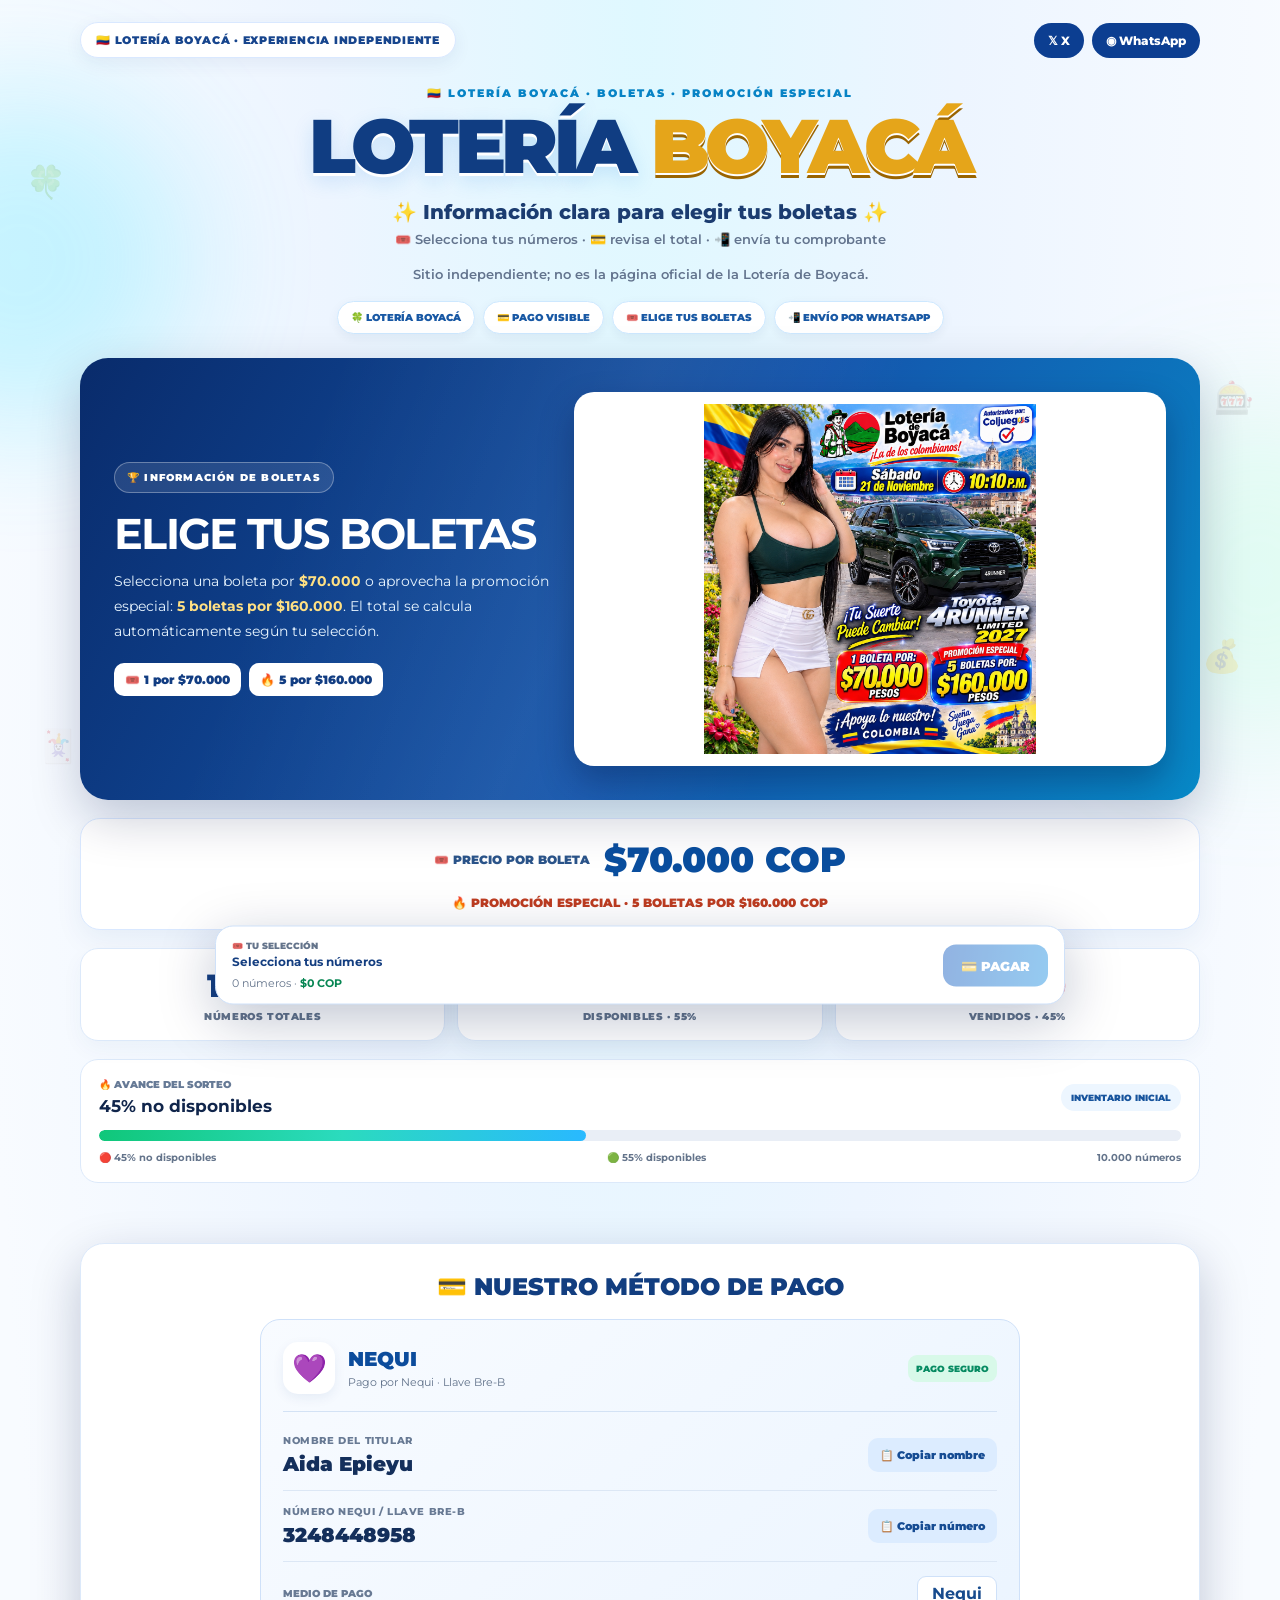
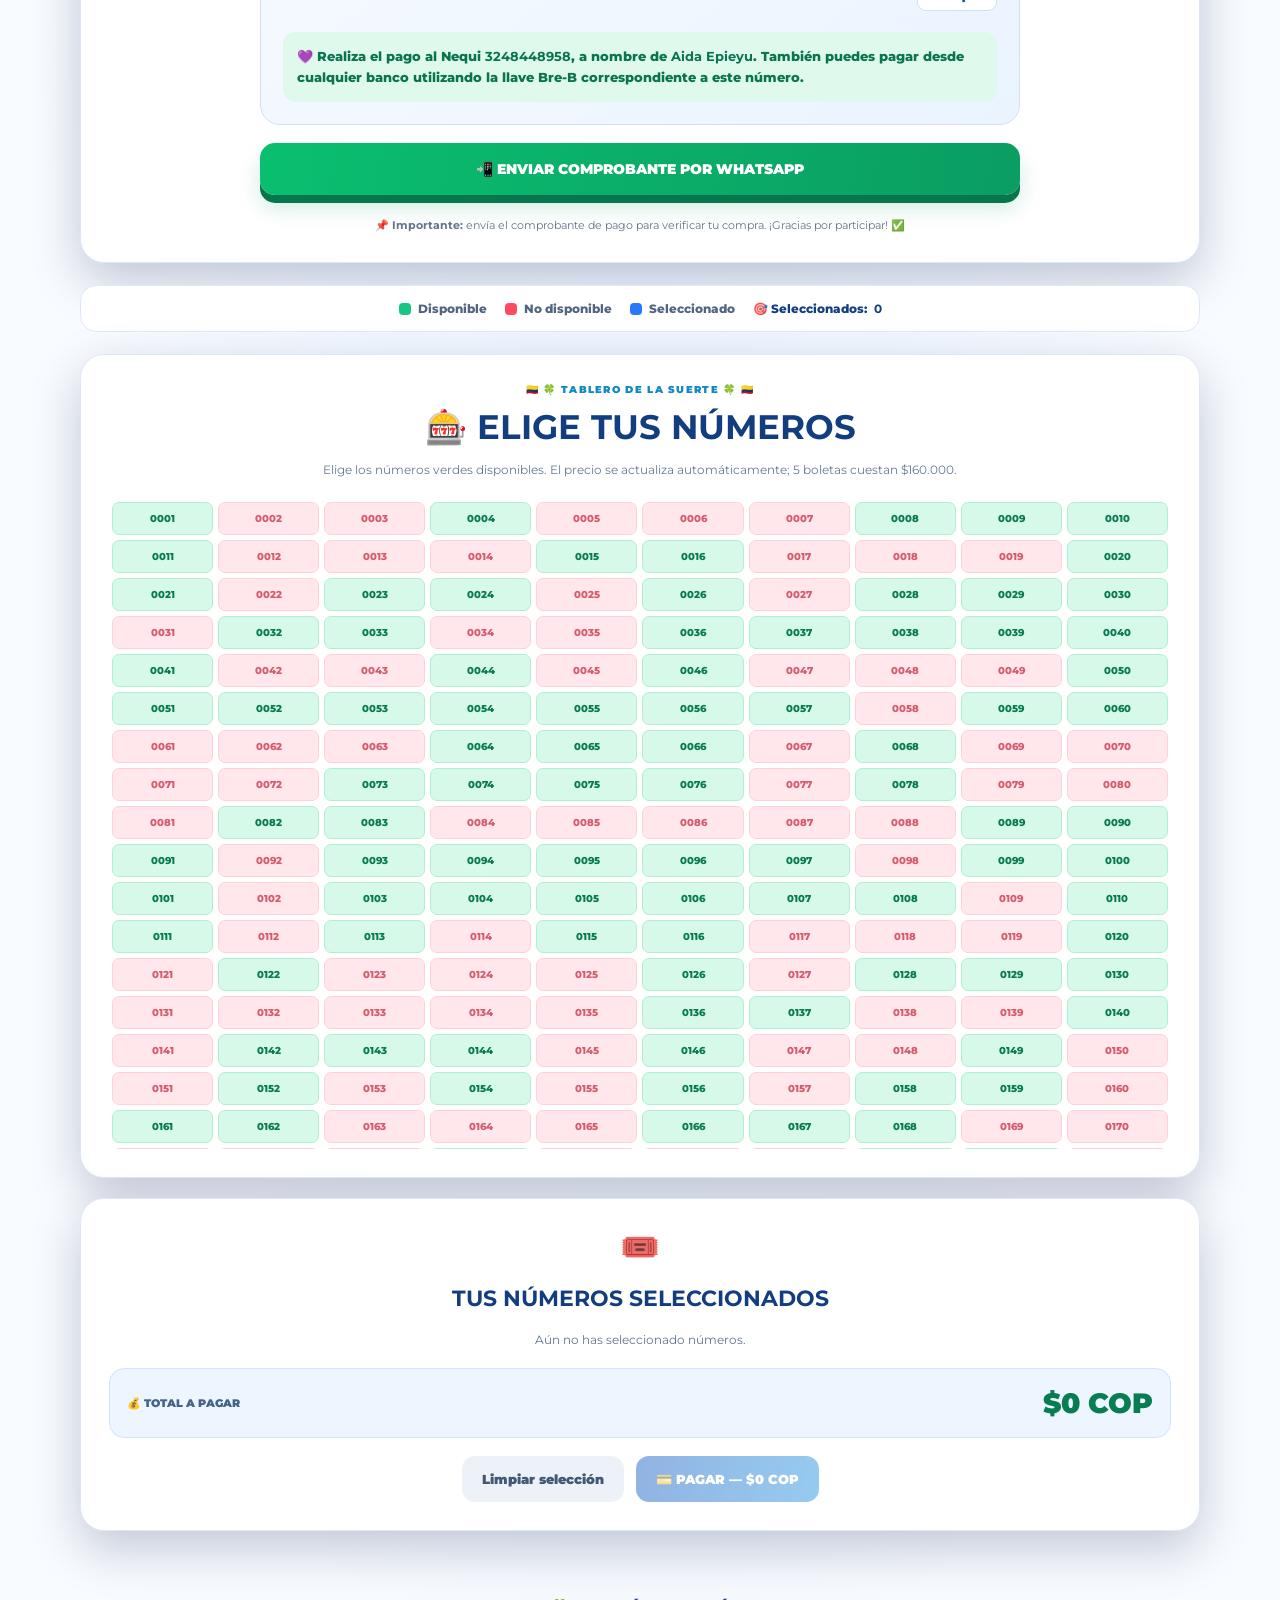
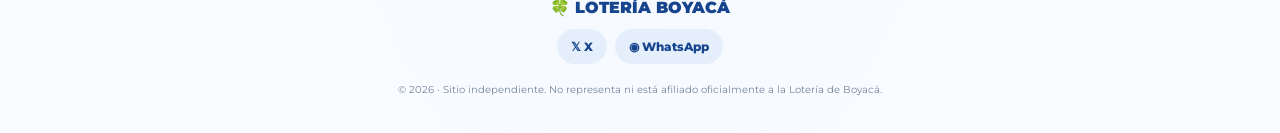
<file: index.html>
<!DOCTYPE html>
<html lang="es">
<head>
  <meta charset="UTF-8">
  <meta name="viewport" content="width=device-width, initial-scale=1.0">
  <meta name="theme-color" content="#071a44">
  <title>Lotería Boyacá | Selección de boletas</title>
  <meta name="description" content="Elige tus números, consulta el total automáticamente y revisa los datos de pago antes de enviar tu comprobante.">
  <meta property="og:type" content="website">
  <meta property="og:title" content="Lotería Boyacá | Promoción especial">
  <meta property="og:description" content="🎟️ Una boleta por $70.000 o promoción especial de 5 boletas por $160.000.">
  <meta property="og:image" content="https://anonimo0122.github.io/Loteria-De-Boyacaa/premio.jpg">
  <meta property="og:image:secure_url" content="https://anonimo0122.github.io/Loteria-De-Boyacaa/premio.jpg">
  <meta property="og:image:alt" content="Premio principal de la rifa">
  <meta property="og:image:type" content="image/jpeg">
  <meta property="og:image:width" content="1200">
  <meta property="og:image:height" content="630">
  <meta property="og:url" content="https://anonimo0122.github.io/Loteria-De-Boyacaa/">
  <meta name="twitter:card" content="summary_large_image">
  <meta name="twitter:title" content="Lotería Boyacá | Promoción especial">
  <meta name="twitter:description" content="🍀 Conoce la promoción, elige tus números y revisa las condiciones de participación. Consulta los números disponibles.">
  <meta name="twitter:image" content="https://anonimo0122.github.io/Loteria-De-Boyacaa/premio.jpg">
  <meta name="twitter:image:alt" content="Premio principal de la Lotería Boyacá">

  <link rel="preconnect" href="https://fonts.googleapis.com">
  <link rel="preconnect" href="https://fonts.gstatic.com" crossorigin>
  <link href="https://fonts.googleapis.com/css2?family=Montserrat:wght@500;600;700;800;900&display=swap" rel="stylesheet">
  <link rel="stylesheet" href="style.css">
</head>
<body>
  <div class="casino-glow glow-one"></div>
  <div class="casino-glow glow-two"></div>
  <div class="floating-decor decor-one">🍀</div>
  <div class="floating-decor decor-two">🎰</div>
  <div class="floating-decor decor-three">🃏</div>
  <div class="floating-decor decor-four">💰</div>

  <header class="hero">
    <div class="brandbar">
      <div class="top-badge"><span>🇨🇴</span> LOTERÍA BOYACÁ · EXPERIENCIA INDEPENDIENTE</div>
      <div class="socials">
        <a href="https://x.com/" target="_blank" rel="noopener" aria-label="X">𝕏 <span>X</span></a>
        <a href="https://wa.me/573137813110" target="_blank" rel="noopener" aria-label="WhatsApp">◉ <span>WhatsApp</span></a>
      </div>
    </div>
    <div class="country-label">🇨🇴 LOTERÍA BOYACÁ · BOLETAS · PROMOCIÓN ESPECIAL</div>

    <h1>LOTERÍA <span>BOYACÁ</span></h1>
    <p class="hero-subtitle">✨ Información clara para elegir tus boletas ✨</p>
    <p class="tagline">🎟️ Selecciona tus números · 💳 revisa el total · 📲 envía tu comprobante</p>
    <p class="tagline">Sitio independiente; no es la página oficial de la Lotería de Boyacá.</p>

    <div class="trust-row">
      <span>🍀 LOTERÍA BOYACÁ</span>
      <span>💳 PAGO VISIBLE</span>
      <span>🎟️ ELIGE TUS BOLETAS</span>
      <span>📲 ENVÍO POR WHATSAPP</span>
    </div>

    <div class="prize-card">
      <div class="prize-copy">
        <div class="mini-label">🏆 INFORMACIÓN DE BOLETAS</div>
        <h2>ELIGE TUS BOLETAS</h2>
        <p>Selecciona una boleta por <strong>$70.000</strong> o aprovecha la promoción especial: <strong>5 boletas por $160.000</strong>. El total se calcula automáticamente según tu selección.</p>
        <div class="lucky-pills">
          <span>🎟️ 1 por $70.000</span>
          <span>🔥 5 por $160.000</span>
        </div>
      </div>
      <div class="prize-photo">
        <div class="photo-placeholder">
          <img class="prize-image" src="premio.jpg" alt="Foto del premio"
               onerror="this.style.display='none';this.nextElementSibling.style.display='block';">
          <div class="photo-fallback">
            <span>🚙</span>
            <b>AQUÍ VA LA FOTO<br>DEL PREMIO</b>
            <small>La foto está en la misma carpeta que index.html</small>
          </div>
        </div>
      </div>
    </div>
    <div class="single-price-card"><span>🎟️ PRECIO POR BOLETA</span><strong>$70.000 COP</strong><small>🔥 PROMOCIÓN ESPECIAL · 5 BOLETAS POR $160.000 COP</small></div>

    <div class="stats">
      <div class="total-stat"><strong>10.000</strong><span>NÚMEROS TOTALES</span></div>
      <div class="available-stat"><strong id="availableCount">5.500</strong><span>DISPONIBLES · 55%</span></div>
      <div class="blocked-stat"><strong id="blockedCount">4.500</strong><span>VENDIDOS · 45%</span></div>
    </div>
    <div class="progress-card">
      <div class="progress-head">
        <div><span class="eyebrow">🔥 AVANCE DEL SORTEO</span><strong><span id="progressPercent">45</span>% no disponibles</strong></div>
        <span class="progress-chip">INVENTARIO INICIAL</span>
      </div>
      <div class="progress-track"><div class="progress-fill" id="progressFill" style="width:45%"></div></div>
      <div class="progress-labels"><span>🔴 45% no disponibles</span><span>🟢 55% disponibles</span><span>10.000 números</span></div>
    </div>
  </header>

  <main>
    <section class="payment-box">
      <div class="payment-title">💳 NUESTRO MÉTODO DE PAGO</div>
      <div class="bank-card">
        <div class="bank-heading"><span class="bank-logo">💜</span><div><strong>NEQUI</strong><small>Pago por Nequi · Llave Bre-B</small></div><span class="secure-tag">PAGO SEGURO</span></div>
        <div class="bank-detail"><div><small>NOMBRE DEL TITULAR</small><strong id="bankName">Aida Epieyu</strong></div><button class="copy-btn" data-copy="bankName">📋 Copiar nombre</button></div>
        <div class="bank-detail account-detail"><div><small>NÚMERO NEQUI / LLAVE BRE-B</small><strong id="bankNumber">3248448958</strong></div><button class="copy-btn" data-copy="bankNumber">📋 Copiar número</button></div>
        <div class="account-type"><span>MEDIO DE PAGO</span><strong>Nequi</strong></div>
        <p class="bre-note">💜 Realiza el pago al Nequi <strong>3248448958</strong>, a nombre de <strong>Aida Epieyu</strong>. También puedes pagar desde cualquier banco utilizando la llave Bre-B correspondiente a este número.</p>
      </div>
      <button class="whatsapp-btn" id="whatsappBtn">📲 ENVIAR COMPROBANTE POR WHATSAPP</button>
      <p class="edit-note">📌 <b>Importante:</b> envía el comprobante de pago para verificar tu compra. ¡Gracias por participar! ✅</p>
    </section>

    <section class="legend">
      <div><span class="dot available"></span> Disponible</div>
      <div><span class="dot unavailable"></span> No disponible</div>
      <div><span class="dot selected-dot"></span> Seleccionado</div>
      <div class="selected-info">🎯 Seleccionados: <b id="selectedCount">0</b></div>
    </section>

    <section class="number-panel">
      <div class="panel-title">
        <div class="panel-kicker">🇨🇴 🍀 TABLERO DE LA SUERTE 🍀 🇨🇴</div>
        <h2>🎰 ELIGE TUS NÚMEROS</h2>
        <p>Elige los números verdes disponibles. El precio se actualiza automáticamente; 5 boletas cuestan $160.000.</p>
      </div>
      <div id="numbers" class="numbers-grid"></div>
    </section>

    <section class="purchase">
      <div class="ticket-icon">🎟️</div>
      <h2>TUS NÚMEROS SELECCIONADOS</h2>
      <p id="selectedText">Aún no has seleccionado números.</p>

      <div class="price-summary" id="priceSummary">
        <span>💰 TOTAL A PAGAR</span>
        <strong id="totalPrice">$0 COP</strong>
      </div>

      <button id="clearBtn" class="secondary">Limpiar selección</button>
      <button id="reserveBtn" class="primary" disabled>💳 PAGAR — $0 COP</button>
      
    </section>
  </main>

  <aside class="sticky-checkout" id="stickyCheckout" aria-live="polite">
    <div class="sticky-info">
      <span class="sticky-kicker">🎟️ TU SELECCIÓN</span>
      <strong id="stickyNumbers">Selecciona tus números</strong>
      <small><span id="stickyCount">0</span> números · <b id="stickyTotal">$0 COP</b></small>
    </div>
    <button class="primary sticky-pay" id="stickyPayBtn" type="button" disabled>💳 PAGAR</button>
  </aside>

  <div class="payment-modal" id="paymentModal" aria-hidden="true">
    <div class="payment-modal-backdrop" id="paymentModalBackdrop"></div>
    <div class="payment-modal-card" role="dialog" aria-modal="true" aria-labelledby="paymentModalTitle">
      <button class="modal-close" id="closePaymentModal" aria-label="Cerrar">×</button>
      <div class="modal-icon">💳</div>
      <h2 id="paymentModalTitle">REALIZA TU PAGO</h2>
      <p class="modal-subtitle">Confirma tus números y realiza el pago al Nequi indicado. También puedes pagar desde cualquier banco por medio de la llave Bre-B.</p>

      <div class="modal-order">
        <div><span>NÚMEROS</span><strong id="modalNumbers">—</strong></div>
        <div><span>CANTIDAD</span><strong id="modalCount">0</strong></div>
        <div class="modal-total"><span>TOTAL A PAGAR</span><strong id="modalTotal">$0 COP</strong></div>
      </div>

      <div class="modal-nequi bank-modal-detail"><span class="nequi-icon">💜</span><div><small>NEQUI · NÚMERO / LLAVE BRE-B</small><strong>3248448958</strong><small>Aida Epieyu</small></div></div>

      <div class="payment-steps">
        <p>1️⃣ Envía el valor exacto mostrado arriba.</p>
        <p>2️⃣ Guarda el comprobante de pago.</p>
        <p>3️⃣ Pulsa el botón y envíalo por WhatsApp.</p>
      </div>

      <button class="whatsapp-btn modal-whatsapp" id="modalWhatsappBtn">📲 ENVIAR COMPROBANTE POR WHATSAPP</button>
      <p class="modal-note">El botón de WhatsApp abre un mensaje con tus números y el valor total para facilitar el envío del comprobante.</p>
    </div>
  </div>

<footer>
      <div class="footer-brand">🍀 LOTERÍA BOYACÁ</div>
      <div class="footer-links">
        <a href="https://x.com/" target="_blank" rel="noopener">𝕏 X</a>
        <a href="https://wa.me/573137813110" target="_blank" rel="noopener">◉ WhatsApp</a>
      </div>
      <small>© 2026 · Sitio independiente. No representa ni está afiliado oficialmente a la Lotería de Boyacá.</small>
    </footer>

  <script src="script.js"></script>
</body>
</html>
</file>
<file: style.css>
@import url('https://fonts.googleapis.com/css2?family=Montserrat:wght@400;500;600;700;800;900&display=swap');
:root{--navy:#071a44;--blue:#0c3e91;--cyan:#25d9ff;--gold:#ffd56a;--green:#16c784;--red:#ff4b61;--ink:#10254b;--muted:#65748b;--white:#fff;--shadow:0 18px 50px rgba(0,18,66,.22)}
*{box-sizing:border-box}html{scroll-behavior:smooth}body{margin:0;font-family:Montserrat,Arial,sans-serif;color:var(--ink);background:radial-gradient(ellipse at top,#dff8ff 0,#edf5ff 35%,#f8fbff 75%);overflow-x:hidden}.casino-glow,.floating-decor{position:fixed;pointer-events:none;z-index:-1}.casino-glow{width:340px;height:340px;border-radius:50%;filter:blur(65px);opacity:.25}.glow-one{background:#35dfff;top:10%;left:-150px}.glow-two{background:#a3ffcf;right:-150px;top:45%}.floating-decor{font-size:32px;opacity:.18}.decor-one{top:18%;left:2%}.decor-two{top:42%;right:2%}.decor-three{bottom:15%;left:3%}.decor-four{bottom:25%;right:3%}.hero,main,footer{width:min(1120px,calc(100% - 30px));margin:auto}.hero{padding:22px 0 18px}.brandbar{display:flex;justify-content:space-between;align-items:center;gap:12px}.top-badge{background:#fff;border:1px solid #d9e8ff;border-radius:99px;padding:10px 15px;color:#17458d;font-size:11px;font-weight:900;letter-spacing:.07em;box-shadow:0 5px 18px #163c7812}.socials,.footer-links{display:flex;gap:8px}.socials a,.footer-links a{color:#fff;text-decoration:none;background:var(--blue);border-radius:30px;padding:10px 14px;font-size:12px;font-weight:800}.country-label{text-align:center;margin:28px 0 8px;color:#0783c5;font-size:11px;font-weight:900;letter-spacing:.18em}h1{text-align:center;font-size:clamp(38px,7vw,76px);line-height:1;margin:0;font-weight:900;letter-spacing:-.06em;color:#103d82;text-shadow:0 3px 0 #fff,0 7px 20px #177edb2b}h1 span{color:#e5a51a;text-shadow:0 2px 0 #fff,0 5px 0 #9a6400}.hero-subtitle{text-align:center;color:#1b3c70;font-size:clamp(14px,2vw,20px);font-weight:800;margin:16px 0 7px}.tagline{text-align:center;color:#63748e;font-size:13px;font-weight:600;margin:0 0 19px}.trust-row{display:flex;justify-content:center;flex-wrap:wrap;gap:8px;margin:18px 0 24px}.trust-row span{border:1px solid #cde8ff;background:#fff;border-radius:30px;padding:9px 13px;font-size:10px;font-weight:900;color:#1858a4;box-shadow:0 4px 12px #163d7010}.prize-card{display:grid;grid-template-columns: .85fr 1.15fr;gap:22px;align-items:center;background:linear-gradient(120deg,#092b6b,#1456ad 55%,#0789c7);border-radius:28px;padding:clamp(18px,3vw,34px);color:#fff;box-shadow:var(--shadow);position:relative;overflow:hidden}.prize-card:before{content:"";position:absolute;inset:0;background:linear-gradient(110deg,transparent 20%,#ffffff10 45%,transparent 65%);pointer-events:none}.prize-copy,.prize-photo{position:relative;z-index:1}.mini-label{display:inline-block;background:#ffffff1c;border:1px solid #ffffff50;padding:8px 12px;border-radius:20px;font-size:10px;letter-spacing:.12em;font-weight:900}.prize-copy h2{font-size:clamp(25px,4vw,43px);line-height:1.06;margin:18px 0 12px;letter-spacing:-.04em}.prize-copy p{font-size:14px;line-height:1.8;color:#e8f5ff;margin:0}.prize-copy p strong{color:#ffe083}.lucky-pills{display:flex;gap:8px;flex-wrap:wrap;margin-top:18px}.lucky-pills span{background:#fff;color:#123d82;border-radius:10px;padding:9px 11px;font-weight:900;font-size:12px}.photo-placeholder{background:#fff;border:4px solid #ffffff9c;border-radius:20px;padding:8px;box-shadow:0 15px 35px #00133c55}.prize-image{display:block;width:100%;height:auto;max-height:350px;object-fit:contain;border-radius:13px}.photo-fallback{display:none;text-align:center;color:#17458d;padding:45px 10px}.photo-fallback span{font-size:45px;display:block}.photo-fallback b{display:block}.single-price-card{margin:18px 0;background:#fff;border:1px solid #d9e8ff;border-radius:20px;padding:19px;text-align:center;box-shadow:0 10px 28px #0a3a8010;display:flex;align-items:center;justify-content:center;gap:14px;flex-wrap:wrap}.single-price-card span{font-size:12px;font-weight:900;color:#2b548a}.single-price-card strong{font-size:clamp(24px,4vw,35px);color:#0a4e9e;font-weight:900}.single-price-card small{display:block;width:100%;color:#bd3c20;font-weight:900;font-size:12px}.stats{display:grid;grid-template-columns:repeat(3,1fr);gap:12px;margin:18px 0}.stats>div{background:#fff;border:1px solid #dce9fa;border-radius:18px;padding:17px 10px;text-align:center;box-shadow:0 8px 22px #123e700b}.stats strong{display:block;font-size:clamp(23px,4vw,32px);font-weight:900;color:#143e80}.stats span{display:block;font-size:10px;font-weight:900;letter-spacing:.06em;color:#64748b;margin-top:5px}.available-stat strong{color:#079e6a}.blocked-stat strong{color:#e8465d}.progress-card{background:#fff;border:1px solid #dce9fa;border-radius:18px;padding:18px;margin-bottom:22px}.progress-head{display:flex;align-items:center;justify-content:space-between;gap:12px}.eyebrow{display:block;font-size:10px;font-weight:900;color:#667a96;margin-bottom:5px}.progress-head strong{font-size:17px}.progress-chip{font-size:9px;font-weight:900;background:#edf6ff;color:#17549d;padding:8px 10px;border-radius:20px}.progress-track{height:11px;border-radius:20px;background:#e9eef6;overflow:hidden;margin:14px 0 10px}.progress-fill{height:100%;border-radius:20px;background:linear-gradient(90deg,#10c77a,#2bdbbe,#29b9ff);transition:width .3s}.progress-labels{display:flex;justify-content:space-between;gap:8px;font-size:10px;color:#64748b;font-weight:700}main{padding-bottom:35px}.payment-box,.number-panel,.purchase{background:#fff;border:1px solid #dce9fa;border-radius:24px;padding:clamp(18px,3vw,28px);box-shadow:var(--shadow);margin:20px 0}.payment-title{text-align:center;font-size:clamp(18px,3vw,24px);font-weight:900;color:#123e80;margin-bottom:18px}.bank-card{max-width:760px;margin:auto;background:linear-gradient(140deg,#f8fbff,#eaf4ff);border:1px solid #cfe1f9;border-radius:20px;padding:22px}.bank-heading{display:flex;align-items:center;gap:13px;border-bottom:1px solid #d3e2f5;padding-bottom:17px;margin-bottom:8px}.bank-logo{display:grid;place-items:center;width:52px;height:52px;border-radius:15px;background:#fff;font-size:28px;box-shadow:0 4px 12px #0a367f12}.bank-heading>div{flex:1}.bank-heading strong{display:block;font-size:20px;font-weight:900;color:#0c4c9c}.bank-heading small{display:block;font-size:11px;color:#61728a;margin-top:4px}.secure-tag{font-size:9px;font-weight:900;color:#078b62;background:#d8f9e9;padding:8px;border-radius:9px}.bank-detail{display:flex;justify-content:space-between;align-items:center;gap:12px;padding:14px 0;border-bottom:1px solid #dce7f5}.bank-detail small{display:block;color:#687a94;font-size:10px;font-weight:800;letter-spacing:.06em;margin-bottom:5px}.bank-detail strong{font-size:clamp(15px,2.5vw,20px);font-weight:900;color:#142f5b;overflow-wrap:anywhere}.copy-btn{border:0;border-radius:10px;padding:10px 12px;background:#dcecff;color:#164c93;font-family:inherit;font-size:11px;font-weight:900;cursor:pointer;white-space:nowrap}.copy-btn.copied{background:#d7f8e8;color:#078653}.account-type{display:flex;justify-content:space-between;align-items:center;padding:14px 0}.account-type span{font-size:10px;font-weight:900;color:#687a94}.account-type strong{background:#fff;border:1px solid #cfe1f9;padding:7px 14px;border-radius:9px;color:#174b8d}.bre-note{margin:7px 0 0;padding:14px;background:#e0f9ed;color:#08754f;border-radius:12px;line-height:1.6;font-size:13px;font-weight:800}.whatsapp-btn{display:block;width:min(760px,100%);margin:18px auto 0;border:0;border-radius:15px;padding:17px;background:linear-gradient(100deg,#0abf70,#0b9d62);color:#fff;font-family:inherit;font-size:14px;font-weight:900;box-shadow:0 8px 0 #08764c,0 13px 22px #0a9b6030;cursor:pointer;transition:transform .15s}.whatsapp-btn:hover{transform:translateY(-2px)}.edit-note{text-align:center;color:#64748b;font-size:11px;line-height:1.6;margin:22px auto 0;max-width:720px}.legend{display:flex;align-items:center;justify-content:center;flex-wrap:wrap;gap:18px;background:#fff;border:1px solid #dce9fa;border-radius:16px;padding:15px;margin:22px 0;font-size:12px;font-weight:800;color:#516581}.legend>div{display:flex;align-items:center;gap:7px}.dot{width:12px;height:12px;border-radius:4px}.dot.available{background:#16c784}.dot.unavailable{background:#ff4b61}.dot.selected-dot{background:#2979ff}.selected-info{color:#123e80!important}.panel-title{text-align:center;margin-bottom:20px}.panel-kicker{font-size:10px;letter-spacing:.13em;color:#1389c3;font-weight:900}.panel-title h2{font-size:clamp(23px,4vw,34px);color:#123e80;margin:10px 0}.panel-title p{color:#667a94;font-size:12px;line-height:1.6}.numbers-grid{display:grid;grid-template-columns:repeat(10,minmax(0,1fr));gap:5px;max-height:650px;overflow:auto;padding:3px}.number{min-width:0;border:1px solid transparent;border-radius:7px;padding:9px 0;font-family:inherit;font-size:10px;font-weight:800;cursor:pointer;transition:transform .12s,box-shadow .12s}.number.available{background:#d7f9e9;border-color:#b2efd2;color:#087b50}.number.available:hover{transform:translateY(-2px);box-shadow:0 4px 12px #0d986633}.number.unavailable{background:#ffe2e6;border-color:#ffc5ce;color:#cb334b;cursor:not-allowed;opacity:.8}.number.selected{background:#1768df;border-color:#0b4cb1;color:#fff;box-shadow:0 0 0 2px #b6d8ff,0 5px 12px #1254b955}.purchase{text-align:center}.ticket-icon{font-size:32px}.purchase h2{font-size:22px;color:#123e80}.purchase>p{font-size:12px;color:#62758f;line-height:1.7;overflow-wrap:anywhere}.price-summary{display:flex;align-items:center;justify-content:space-between;gap:15px;background:#edf6ff;border:1px solid #cfe4ff;border-radius:15px;padding:17px;margin:18px 0}.price-summary span{font-size:11px;font-weight:900;color:#456487}.price-summary strong{font-size:clamp(20px,4vw,28px);color:#087c53;font-weight:900}.primary,.secondary{border:0;border-radius:13px;padding:15px 20px;font-family:inherit;font-size:13px;font-weight:900;cursor:pointer}.primary{background:linear-gradient(100deg,#0d56bd,#168ce0);color:#fff;box-shadow:0 6px 0 #0a3e88}.primary:disabled{opacity:.45;cursor:not-allowed;box-shadow:none}.secondary{background:#edf2f9;color:#425875;margin-right:8px}.sticky-checkout{position:fixed;left:50%;bottom:14px;transform:translate(-50%,150%);width:min(850px,calc(100% - 24px));display:flex;align-items:center;justify-content:space-between;gap:15px;padding:13px 16px;background:#fff;border:1px solid #cfe1f9;border-radius:18px;box-shadow:0 15px 55px #00194740;z-index:20;transition:transform .25s}.sticky-checkout.show{transform:translate(-50%,0)}.sticky-info{min-width:0}.sticky-kicker{display:block;font-size:9px;color:#64748b;font-weight:900}.sticky-info strong{display:block;max-width:570px;overflow:hidden;text-overflow:ellipsis;white-space:nowrap;color:#143e80;font-size:12px;margin:3px 0}.sticky-info small{font-size:11px;color:#64748b}.sticky-info small b{color:#078653}.sticky-pay{white-space:nowrap;padding:13px 18px}.payment-modal{display:none;position:fixed;inset:0;z-index:50;align-items:center;justify-content:center;padding:18px}.payment-modal.show{display:flex}.payment-modal-backdrop{position:absolute;inset:0;background:#061633bd;backdrop-filter:blur(6px)}.payment-modal-card{position:relative;z-index:1;background:#fff;width:min(550px,100%);max-height:92vh;overflow:auto;border-radius:25px;padding:28px;box-shadow:0 25px 90px #0005}.modal-close{position:absolute;right:15px;top:12px;border:0;background:#edf3fa;color:#183b70;border-radius:50%;width:35px;height:35px;font-size:25px;cursor:pointer}.modal-icon{text-align:center;font-size:35px}.payment-modal-card h2{text-align:center;color:#123e80;font-size:24px;margin:10px 0}.modal-subtitle{text-align:center;color:#64748b;font-size:12px;line-height:1.6}.modal-order{border:1px solid #dce9fa;border-radius:15px;overflow:hidden;margin:18px 0}.modal-order>div{display:flex;justify-content:space-between;gap:12px;padding:13px 15px;border-bottom:1px solid #e6eef8;font-size:11px}.modal-order>div:last-child{border-bottom:0}.modal-order span{font-weight:800;color:#64748b}.modal-order strong{text-align:right;color:#173d77;overflow-wrap:anywhere}.modal-order .modal-total{background:#edf6ff}.modal-order .modal-total strong{font-size:17px;color:#078653}.bank-modal-detail{display:flex;align-items:center;gap:14px;background:#f1f7ff;border:1px solid #d5e6fb;border-radius:15px;padding:15px}.nequi-icon{font-size:27px}.bank-modal-detail small,.bank-modal-detail strong{display:block}.bank-modal-detail small{font-size:10px;color:#64748b;font-weight:800;margin-bottom:4px}.bank-modal-detail strong{font-size:18px;color:#123e80;margin-bottom:4px}.payment-steps{margin:18px 0}.payment-steps p{font-size:12px;line-height:1.6;color:#506681}.modal-whatsapp{font-size:12px}.modal-note{text-align:center;color:#718198;font-size:10px;line-height:1.6}.modal-open{overflow:hidden}footer{text-align:center;padding:12px 0 35px}.footer-brand{font-weight:900;color:#17458d;font-size:16px;margin-bottom:12px}.footer-links{justify-content:center;margin-bottom:14px}.footer-links a{background:#e5effc;color:#17458d}footer small{color:#77869b;font-size:10px;line-height:1.6}
@media(max-width:700px){.hero,main,footer{width:min(100% - 20px,1120px)}.brandbar{flex-direction:column}.top-badge{font-size:9px}.country-label{margin-top:23px}.prize-card{grid-template-columns:1fr;padding:18px;gap:18px;border-radius:22px}.prize-copy h2{margin-top:12px}.prize-photo{max-width:520px;width:100%;margin:auto}.stats{gap:7px}.stats>div{padding:13px 5px}.stats span{font-size:8px}.progress-labels{font-size:8px}.progress-chip{font-size:8px}.numbers-grid{grid-template-columns:repeat(5,minmax(0,1fr));gap:5px;max-height:540px}.number{font-size:12px;padding:10px 0}.payment-box,.number-panel,.purchase{padding:16px;border-radius:20px}.bank-card{padding:15px}.bank-heading strong{font-size:16px}.secure-tag{font-size:8px}.bank-detail{align-items:flex-start}.copy-btn{font-size:9px;padding:9px}.bank-detail strong{font-size:15px}.price-summary{align-items:flex-start;flex-direction:column;gap:7px}.sticky-checkout{bottom:8px;padding:10px 12px}.sticky-info strong{max-width:48vw;font-size:10px}.sticky-pay{font-size:10px;padding:12px}.secondary,.purchase .primary{width:100%;margin:6px 0}.payment-modal-card{padding:24px 17px}.socials a{padding:9px 12px}}@media(min-width:701px){.numbers-grid{grid-template-columns:repeat(10,minmax(0,1fr))}}
</file>
